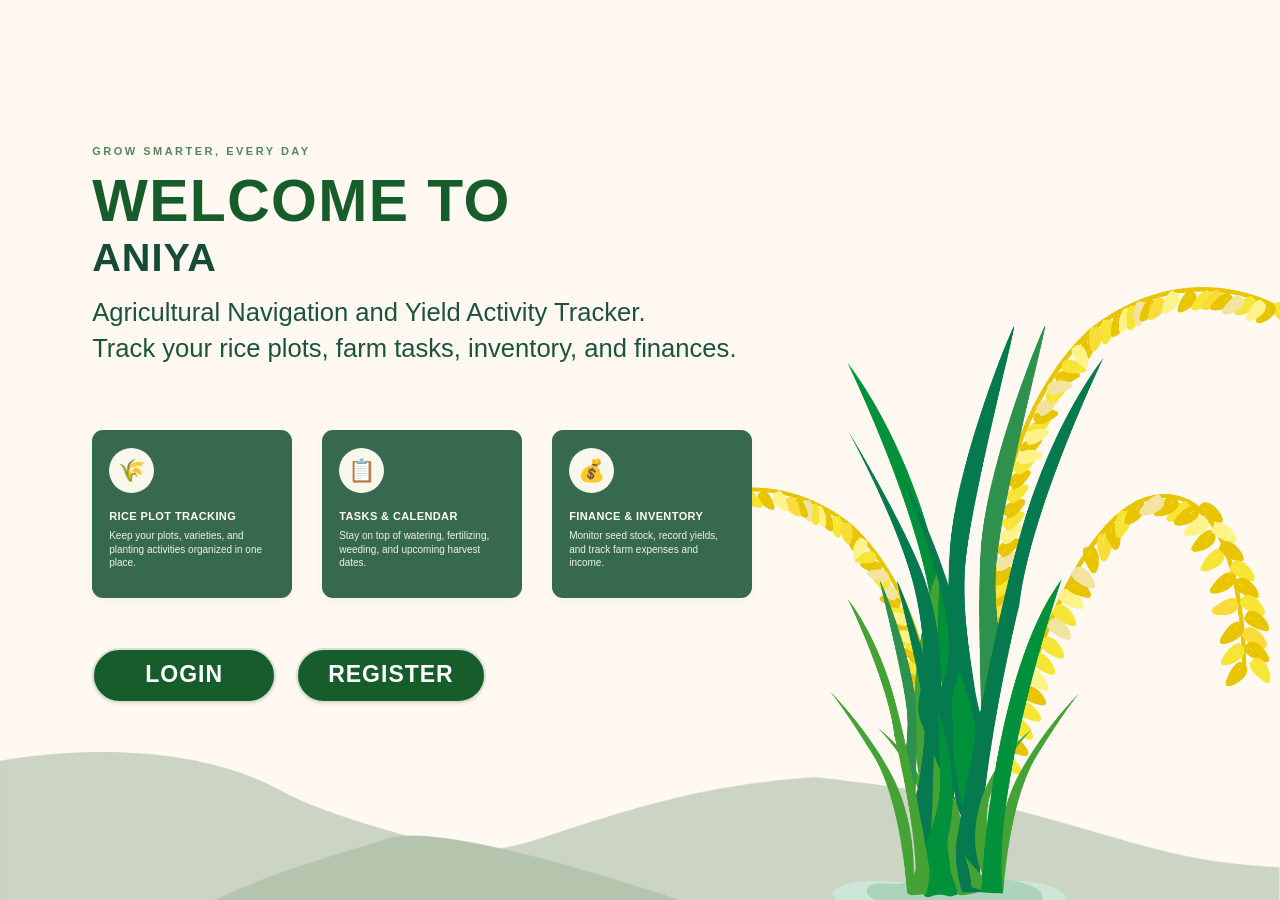
<file: Ani-chatbot3/index.html>
<!doctype html>
<html lang="en">
<head>
    <meta charset="utf-8">
    <meta name="viewport" content="width=device-width, initial-scale=1">
    <title>Aniya</title>
    <script>
        // Redirect to Dashboard if logged in, otherwise to the welcome landing page
        if (localStorage.getItem('aniya_user')) {
            window.location.replace('Dashboard/index.html');
        } else {
            window.location.replace('landing.html');
        }
    </script>
</head>
<body>
    <noscript>
        <p><a href="landing.html">Open Aniya</a></p>
    </noscript>
</body>
</html>
</file>
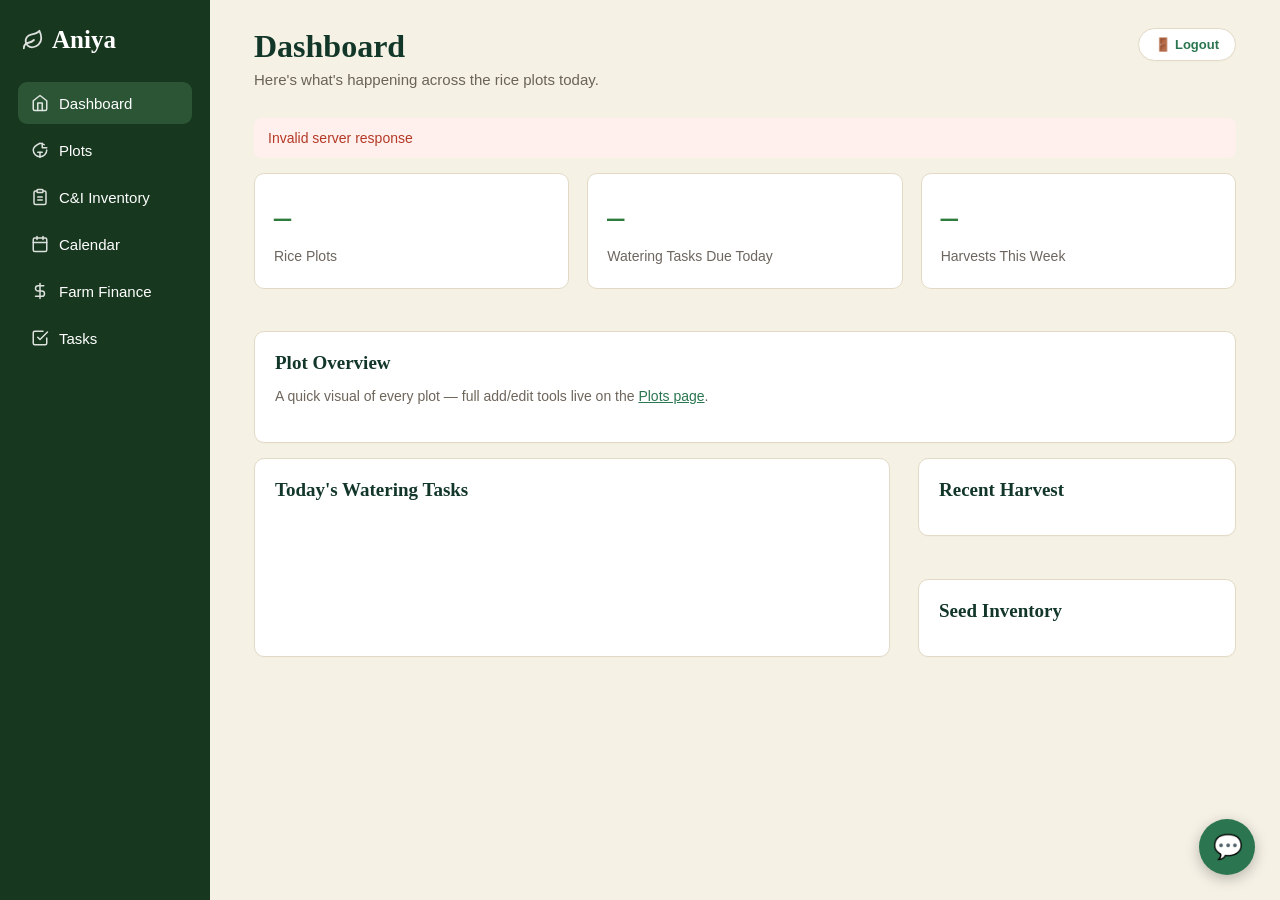
<file: Ani-chatbot3/Dashboard/index.html>
<!doctype html>
<html lang="en">

<head>
    <meta charset="utf-8">
    <meta name="viewport" content="width=device-width,initial-scale=1">
    <title>Aniya — Dashboard</title>
    <link rel="stylesheet" href="../assets/css/base.css">
    <link rel="stylesheet" href="../assets/css/layout.css">
    <link rel="stylesheet" href="../assets/css/components.css">
    <link rel="stylesheet" href="dashboard.css">
    <link rel="stylesheet" href="../Chat/chat.css">
</head>

<body data-page="dashboard">
    <div class="app">
        <aside class="sidebar" id="sidebar"></aside>

        <main class="main">
            <header class="page-header header-top-bar">
                <div>
                    <h1>Dashboard</h1>
                    <p>Here's what's happening across the rice plots today.</p>
                </div>

                <div class="side-note header-user-wrap">
                    <div id="sidebarUser" class="side-user" hidden></div>
                    <a href="#" id="logoutBtn" class="logout-link">🚪 Logout</a>
                </div>
            </header>

            <div id="dashError" class="error-box" hidden></div>

            <div class="stats">
                <div class="stat">
                    <b id="statRice">–</b>
                    <span>Rice Plots</span>
                </div>

                <div class="stat">
                    <b id="statTasks">–</b>
                    <span>Watering Tasks Due Today</span>
                </div>

                <div class="stat">
                    <b id="statHarvests">–</b>
                    <span>Harvests This Week</span>
                </div>
            </div>

            <section class="card">
                <h2>Plot Overview</h2>
                <p>
                    A quick visual of every plot — full add/edit tools live on the
                    <a href="../Plots/plots.html">Plots page</a>.
                </p>
                <div class="plot-grid" id="plotGrid"></div>
            </section>

            <div class="two-col">
                <section class="card">
                    <h2>Today's Watering Tasks</h2>
                    <div id="taskList"></div>
                </section>

                <div class="stack">
                    <section class="card">
                        <h2>Recent Harvest</h2>
                        <div id="harvestList"></div>
                    </section>

                    <section class="card">
                        <h2>Seed Inventory</h2>
                        <div id="seedList"></div>
                    </section>
                </div>
            </div>
        </main>
    </div>

    <div id="toast" class="toast"></div>

    <template id="tpl-plot-card">
        <div class="plot-card">
            <strong data-field="name"></strong>
            <small data-field="crop"></small>
            <div>
                <span class="badge" data-badge="crop"></span>
                <span class="badge" data-badge="status"></span>
            </div>
        </div>
    </template>

    <template id="tpl-task-item">
        <div class="list-row">
            <span data-field="label"></span>
            <span class="badge" data-badge="state"></span>
        </div>
    </template>

    <template id="tpl-harvest-item">
        <div class="list-row">
            <span data-field="label"></span>
            <strong data-field="quantity"></strong>
        </div>
    </template>

    <template id="tpl-seed-item">
        <div class="list-row">
            <span data-field="name"></span>
            <strong>
                <span data-field="quantity"></span>
                <span class="badge low" data-role="low" hidden>Low</span>
            </strong>
        </div>
    </template>

    <template id="tpl-empty">
        <div class="empty" data-field="text"></div>
    </template>

    <script src="../assets/js/core.js"></script>
    <script src="../assets/js/layout.js"></script>
    <script src="dashboard.js"></script>
    <script src="../Chat/chat.js"></script>
</body>

</html>
</file>
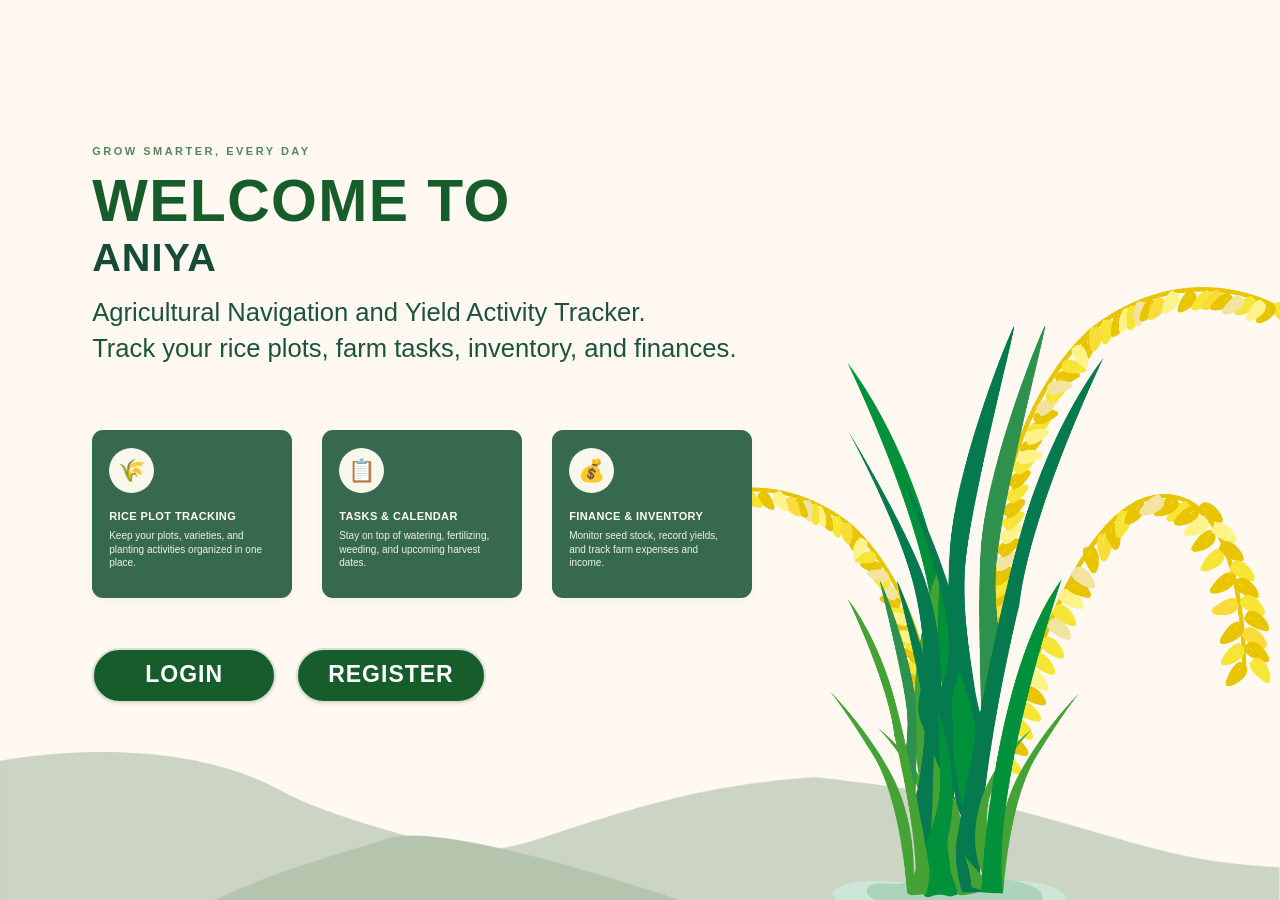
<file: Ani-chatbot3/landing.html>
<!doctype html>
<html lang="en">
<head>
    <meta charset="utf-8">
    <meta name="viewport" content="width=device-width, initial-scale=1">
    <meta name="theme-color" content="#fff9f2">
    <meta name="description" content="Aniya — Agricultural Navigation and Yield Activity Tracker. Monitor rice plots, farm tasks, inventory, and finances.">
    <title>Aniya — Welcome</title>
    <link rel="stylesheet" href="assets/css/base.css">
    <link rel="stylesheet" href="landing.css">
</head>
<body class="landing-page">
    <main class="landing">
        <div class="landscape" aria-hidden="true">
            <img class="hills" src="assets/images/ground.png" alt="">
            <img class="rice-plant" src="assets/images/Palay.png" alt="">
        </div>

        <section class="landing-content" aria-labelledby="welcome-title">
            <p class="eyebrow">GROW SMARTER, EVERY DAY</p>
            <h1 id="welcome-title">WELCOME TO</h1>
            <h2>ANIYA</h2>
            <p class="intro">Agricultural Navigation and Yield Activity Tracker.<br class="desktop-break"> Track your rice plots, farm tasks, inventory, and finances.</p>

            <div class="feature-grid">
                <article class="feature-card">
                    <span class="feature-icon" aria-hidden="true">🌾</span>
                    <h3>RICE PLOT TRACKING</h3>
                    <p>Keep your plots, varieties, and planting activities organized in one place.</p>
                </article>
                <article class="feature-card">
                    <span class="feature-icon" aria-hidden="true">📋</span>
                    <h3>TASKS & CALENDAR</h3>
                    <p>Stay on top of watering, fertilizing, weeding, and upcoming harvest dates.</p>
                </article>
                <article class="feature-card">
                    <span class="feature-icon" aria-hidden="true">💰</span>
                    <h3>FINANCE & INVENTORY</h3>
                    <p>Monitor seed stock, record yields, and track farm expenses and income.</p>
                </article>
            </div>

            <div class="landing-actions">
                <a class="landing-button" href="Auth/login.html">LOGIN</a>
                <a class="landing-button" href="Auth/register.html">REGISTER</a>
            </div>
        </section>
    </main>
</body>
</html>
</file>
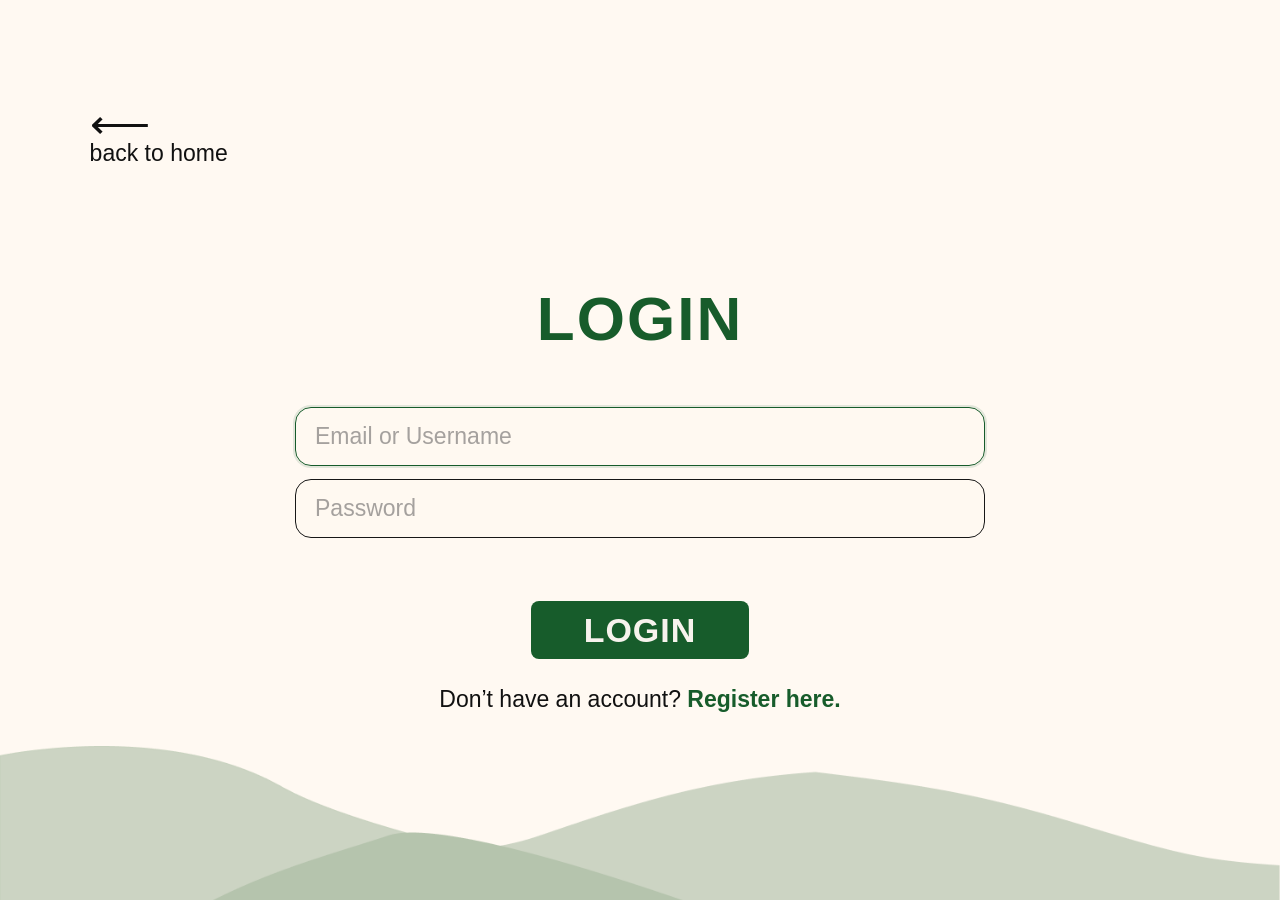
<file: Ani-chatbot3/Auth/login.html>
<!doctype html>
<html lang="en">
<head>
    <meta charset="utf-8">
    <meta name="viewport" content="width=device-width,initial-scale=1">
    <title>Aniya — Login</title>
    <link rel="stylesheet" href="../assets/css/base.css">
    <link rel="stylesheet" href="../assets/css/components.css">
    <link rel="stylesheet" href="auth.css">
</head>
<body class="auth-page login-page" data-page="auth">
    <main class="auth-scene login-scene">
        <a class="back-home" href="../landing.html"><span aria-hidden="true">⟵</span><span>back to home</span></a>
        <section class="auth-panel login-panel" aria-labelledby="login-title">
            <h1 id="login-title">LOGIN</h1>
            <form id="loginForm">
                <label class="visually-hidden" for="username">Username</label>
                <input type="text" id="username" placeholder="Email or Username" autocomplete="username" required autofocus>
                <label class="visually-hidden" for="password">Password</label>
                <input type="password" id="password" placeholder="Password" autocomplete="current-password" required>
                <button type="submit">LOGIN</button>
            </form>
            <p class="auth-switch">Don’t have an account? <a href="register.html">Register here.</a></p>
        </section>
    </main>
    <div id="toast" class="toast"></div>
    <script src="../assets/js/core.js"></script>
    <script src="auth.js"></script>
</body>
</html>
</file>
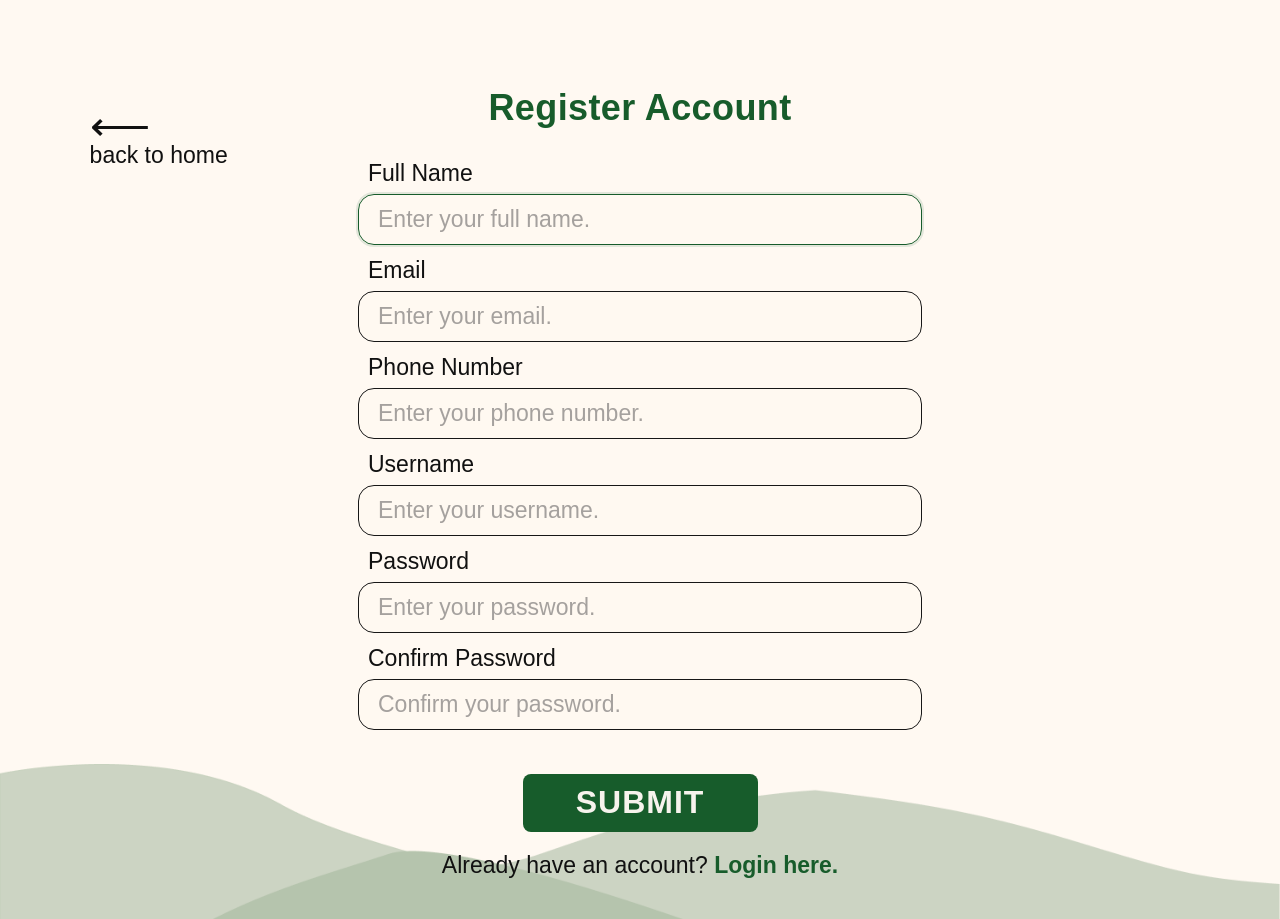
<file: Ani-chatbot3/Auth/register.html>
<!doctype html>
<html lang="en">
<head>
    <meta charset="utf-8">
    <meta name="viewport" content="width=device-width,initial-scale=1">
    <title>Aniya — Register</title>
    <link rel="stylesheet" href="../assets/css/base.css">
    <link rel="stylesheet" href="../assets/css/components.css">
    <link rel="stylesheet" href="auth.css">
</head>
<body class="auth-page register-page" data-page="auth">
    <main class="auth-scene register-scene">
        <a class="back-home" href="../landing.html"><span aria-hidden="true">⟵</span><span>back to home</span></a>
        <section class="auth-panel register-panel" aria-labelledby="register-title">
            <h1 id="register-title">Register Account</h1>
            <form id="registerForm">
                <label for="full_name">Full Name</label>
                <input type="text" id="full_name" placeholder="Enter your full name." autocomplete="name" required autofocus>
                <label for="email">Email</label>
                <input type="email" id="email" placeholder="Enter your email." autocomplete="email" required>
                <label for="phone">Phone Number</label>
                <input type="tel" id="phone" placeholder="Enter your phone number." autocomplete="tel" required>
                <label for="username">Username</label>
                <input type="text" id="username" placeholder="Enter your username." autocomplete="username" required>
                <label for="password">Password</label>
                <input type="password" id="password" placeholder="Enter your password." autocomplete="new-password" required>
                <label for="confirm_password">Confirm Password</label>
                <input type="password" id="confirm_password" placeholder="Confirm your password." autocomplete="new-password" required>
                <button type="submit">SUBMIT</button>
            </form>
            <p class="auth-switch">Already have an account? <a href="login.html">Login here.</a></p>
        </section>
    </main>
    <div id="toast" class="toast"></div>
    <script src="../assets/js/core.js"></script>
    <script src="auth.js"></script>
</body>
</html>
</file>
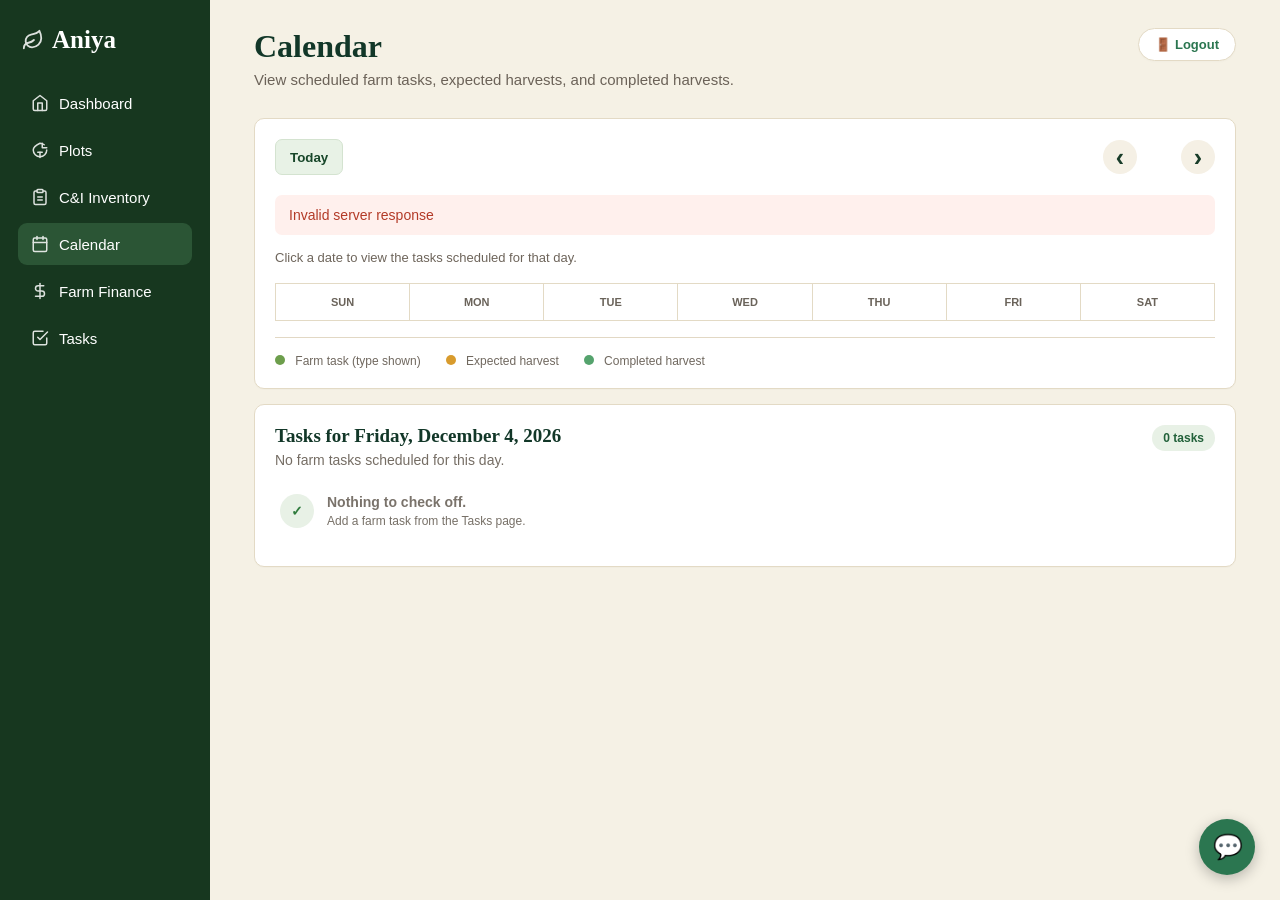
<file: Ani-chatbot3/Calendar/calendar.html>
<!doctype html>
<html lang="en">
<head>
    <meta charset="utf-8">
    <meta name="viewport" content="width=device-width,initial-scale=1">
    <title>Aniya — Calendar</title>
    <link rel="stylesheet" href="../assets/css/base.css">
    <link rel="stylesheet" href="../assets/css/layout.css">
    <link rel="stylesheet" href="../assets/css/components.css">
    <link rel="stylesheet" href="calendar.css">
    <link rel="stylesheet" href="../Chat/chat.css">
</head>
<body data-page="calendar">
    <div class="app">
        <aside class="sidebar" id="sidebar"></aside>

        <main class="main">
            <header class="page-header header-top-bar">
                <div>
                    <h1>Calendar</h1>
                    <p>View scheduled farm tasks, expected harvests, and completed harvests.</p>
                </div>

                <div class="side-note header-user-wrap">
                    <div id="sidebarUser" class="side-user" hidden></div>
                    <a href="#" id="logoutBtn" class="logout-link">🚪 Logout</a>
                </div>
            </header>

            <section class="card calendar-card">
                <div class="calendar-toolbar">
                    <button type="button" class="today-btn" id="todayBtn">Today</button>

                    <div class="month-nav">
                        <button type="button" id="prevMonth" aria-label="Previous month">‹</button>
                        <h2 id="monthTitle"></h2>
                        <button type="button" id="nextMonth" aria-label="Next month">›</button>
                    </div>
                </div>

                <div id="calNotice" class="error-box" hidden></div>

                <p class="calendar-help">Click a date to view the tasks scheduled for that day.</p>

                <div class="calendar-grid" id="calendar">
                    <div class="weekday">SUN</div>
                    <div class="weekday">MON</div>
                    <div class="weekday">TUE</div>
                    <div class="weekday">WED</div>
                    <div class="weekday">THU</div>
                    <div class="weekday">FRI</div>
                    <div class="weekday">SAT</div>
                </div>

                <div class="legend">
                    <span><i class="dot watering-dot"></i> Farm task (type shown)</span>
                    <span><i class="dot expected-dot"></i> Expected harvest</span>
                    <span><i class="dot harvest-dot"></i> Completed harvest</span>
                </div>
            </section>

            <section class="card day-tasks-card" id="dayTasksCard">
                <div class="day-tasks-header">
                    <div>
                        <h2 id="selectedDateTitle">Tasks for today</h2>
                        <p id="selectedDateSubtitle">Select a date on the calendar to view its checklist.</p>
                    </div>

                    <span class="task-count" id="taskCount">0 tasks</span>
                </div>

                <div class="checklist" id="checklist" hidden></div>

                <div class="empty checklist-empty" id="checklistEmpty" hidden>
                    <span class="empty-icon">✓</span>
                    <div>
                        <strong>Nothing to check off.</strong>
                        <span>Add a farm task from the Tasks page.</span>
                    </div>
                </div>

                <div class="day-events-summary" id="otherEvents" hidden>
                    <h3>Other scheduled events</h3>
                    <div id="otherEventsList"></div>
                </div>
            </section>
        </main>
    </div>

    <div id="toast" class="toast"></div>

    <template id="tpl-day">
        <button type="button" class="day">
            <span class="day-number"><b data-field="today-number"></b></span>
            <span class="day-events"></span>
        </button>
    </template>

    <template id="tpl-day-event">
        <span class="event" data-field="title"></span>
    </template>

    <template id="tpl-checklist-item">
        <label class="checklist-item">
            <input type="checkbox" data-action="toggle">
            <span class="checkmark"></span>
            <span class="checklist-main">
                <strong data-field="title"></strong>
                <small data-field="crop"></small>
            </span>
            <span class="checklist-status" data-field="status"></span>
        </label>
    </template>

    <template id="tpl-scheduled-event">
        <div class="scheduled-event">
            <span data-field="title"></span>
            <small data-field="kind"></small>
        </div>
    </template>

    <script src="../assets/js/core.js"></script>
    <script src="../assets/js/layout.js"></script>
    <script src="calendar.js"></script>
    <script src="../Chat/chat.js"></script>
</body>
</html>
</file>
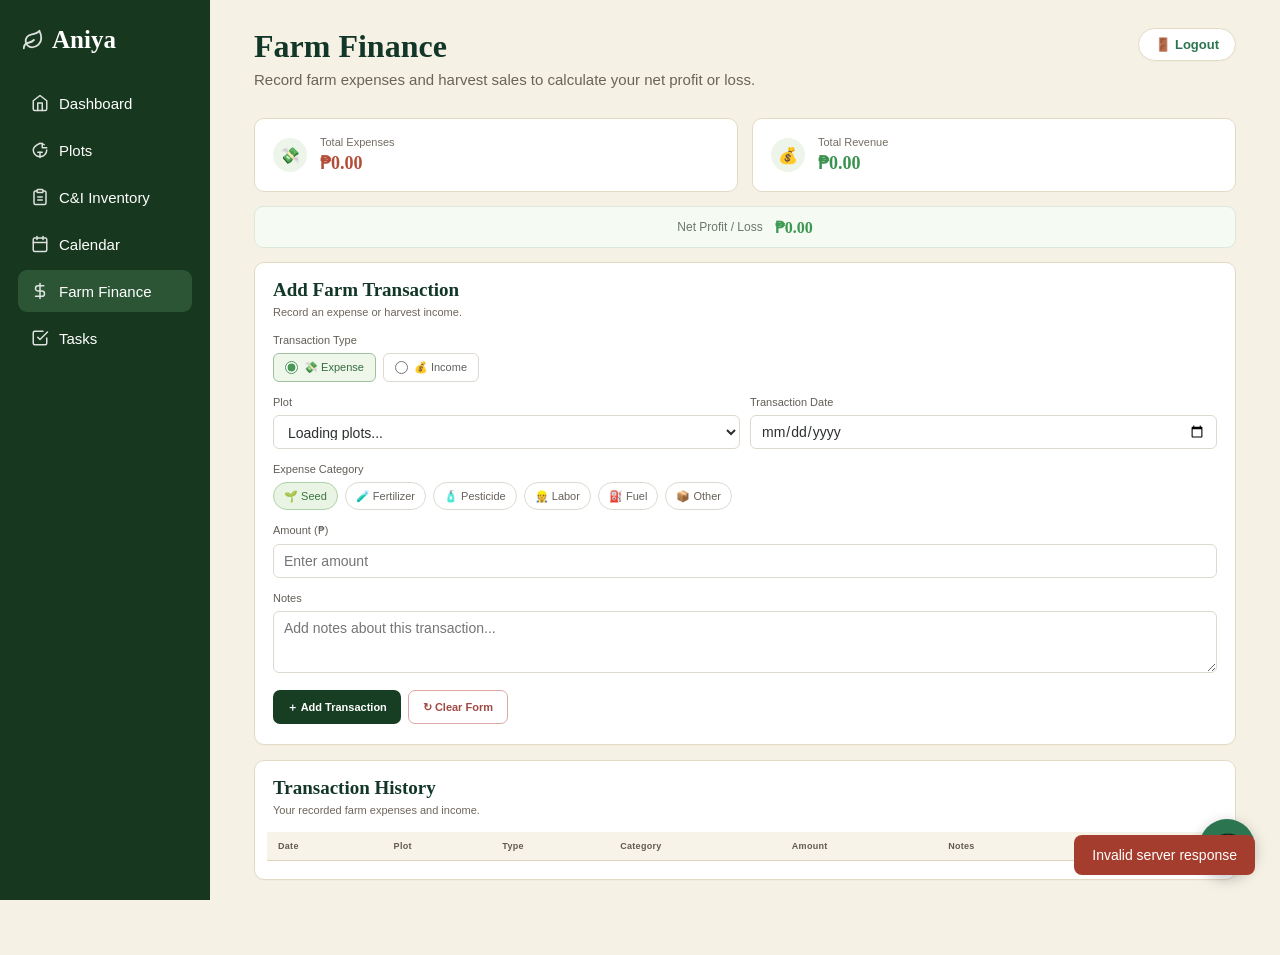
<file: Ani-chatbot3/Finance/finance.html>
<!doctype html>
<html lang="en">
<head>
    <meta charset="utf-8">
    <meta name="viewport" content="width=device-width,initial-scale=1">
    <title>Aniya — Farm Finance</title>
    <link rel="stylesheet" href="../assets/css/base.css">
    <link rel="stylesheet" href="../assets/css/layout.css">
    <link rel="stylesheet" href="../assets/css/components.css">
    <link rel="stylesheet" href="finance.css">
    <link rel="stylesheet" href="../Chat/chat.css">
</head>
<body data-page="finance">
    <div class="app">
        <aside class="sidebar" id="sidebar"></aside>

        <main class="main">
                        <header class="page-header header-top-bar">
                <div>
                    <h1>Farm Finance</h1>
                <p>Record farm expenses and harvest sales to calculate your net profit or loss.</p>
                </div>

                <div class="side-note header-user-wrap">
                    <div id="sidebarUser" class="side-user" hidden></div>
                    <a href="#" id="logoutBtn" class="logout-link">🚪 Logout</a>
                </div>
            </header>

            <section class="finance-summary">
                <div class="finance-stat expense-stat">
                    <div class="finance-stat-icon">💸</div>
                    <div>
                        <small>Total Expenses</small>
                        <strong id="totalExpenses">₱0.00</strong>
                    </div>
                </div>

                <div class="finance-stat income-stat">
                    <div class="finance-stat-icon">💰</div>
                    <div>
                        <small>Total Revenue</small>
                        <strong id="totalRevenue">₱0.00</strong>
                    </div>
                </div>
            </section>

            <section class="finance-net-card">
                <span>Net Profit / Loss</span>
                <strong id="netProfit">₱0.00</strong>
            </section>

            <section class="card finance-form-card">
                <h2>Add Farm Transaction</h2>
                <p>Record an expense or harvest income.</p>

                <form id="financeForm" class="finance-form">
                    <div class="finance-field full">
                        <label>Transaction Type</label>
                        <div class="finance-type-toggle">
                            <label class="finance-radio expense-choice active">
                                <input type="radio" name="transaction_type" value="Expense" checked>
                                <span>💸 Expense</span>
                            </label>

                            <label class="finance-radio income-choice">
                                <input type="radio" name="transaction_type" value="Income">
                                <span>💰 Income</span>
                            </label>
                        </div>
                    </div>

                    <div class="finance-field">
                        <label for="financePlot">Plot</label>
                        <select name="plot_id" id="financePlot" required>
                            <option value="">Loading plots...</option>
                        </select>
                    </div>

                    <div class="finance-field">
                        <label for="financeDate">Transaction Date</label>
                        <input type="date" name="transaction_date" id="financeDate" required>
                    </div>

                    <div class="finance-field full">
                        <label id="financeCategoryLabel">Expense Category</label>
                        <div id="financeCategories" class="finance-category-list"></div>
                        <input type="hidden" name="category" id="financeCategory" value="Seed">
                    </div>

                    <div class="finance-field full">
                        <label for="financeAmount">Amount (₱)</label>
                        <input
                            type="number"
                            name="amount"
                            id="financeAmount"
                            min="0.01"
                            step="0.01"
                            placeholder="Enter amount"
                            required
                        >
                    </div>

                    <div class="finance-field full">
                        <label for="financeNotes">Notes</label>
                        <textarea
                            name="notes"
                            id="financeNotes"
                            placeholder="Add notes about this transaction..."
                        ></textarea>
                    </div>

                    <div class="finance-actions full">
                        <button type="submit">＋ Add Transaction</button>
                        <button type="button" class="finance-reset" id="resetFinance">↻ Clear Form</button>
                    </div>
                </form>
            </section>

            <section class="card finance-history-card">
                <h2>Transaction History</h2>
                <p>Your recorded farm expenses and income.</p>

                <div class="table-wrap">
                    <table class="finance-table">
                        <thead>
                            <tr>
                                <th>Date</th>
                                <th>Plot</th>
                                <th>Type</th>
                                <th>Category</th>
                                <th>Amount</th>
                                <th>Notes</th>
                                <th>Actions</th>
                            </tr>
                        </thead>
                        <tbody id="financeBody"></tbody>
                    </table>
                </div>
            </section>
        </main>
    </div>

    <div id="toast" class="toast"></div>

    <template id="tpl-category-chip">
        <button type="button" class="finance-category">
            <span data-field="icon"></span>
            <span data-field="name"></span>
        </button>
    </template>

    <template id="tpl-finance-row">
        <tr>
            <td data-field="date"></td>
            <td data-field="plot"></td>
            <td><span class="finance-type" data-field="type"></span></td>
            <td data-field="category"></td>
            <td class="finance-amount" data-field="amount"></td>
            <td data-field="notes"></td>
            <td>
                <button type="button" class="small danger" data-action="delete">Delete</button>
            </td>
        </tr>
    </template>

    <template id="tpl-finance-empty">
        <tr>
            <td colspan="7" class="finance-empty">No transactions recorded yet.</td>
        </tr>
    </template>

    <script src="../assets/js/core.js"></script>
    <script src="../assets/js/layout.js"></script>
    <script src="finance.js"></script>
    <script src="../Chat/chat.js"></script>
</body>
</html>
</file>
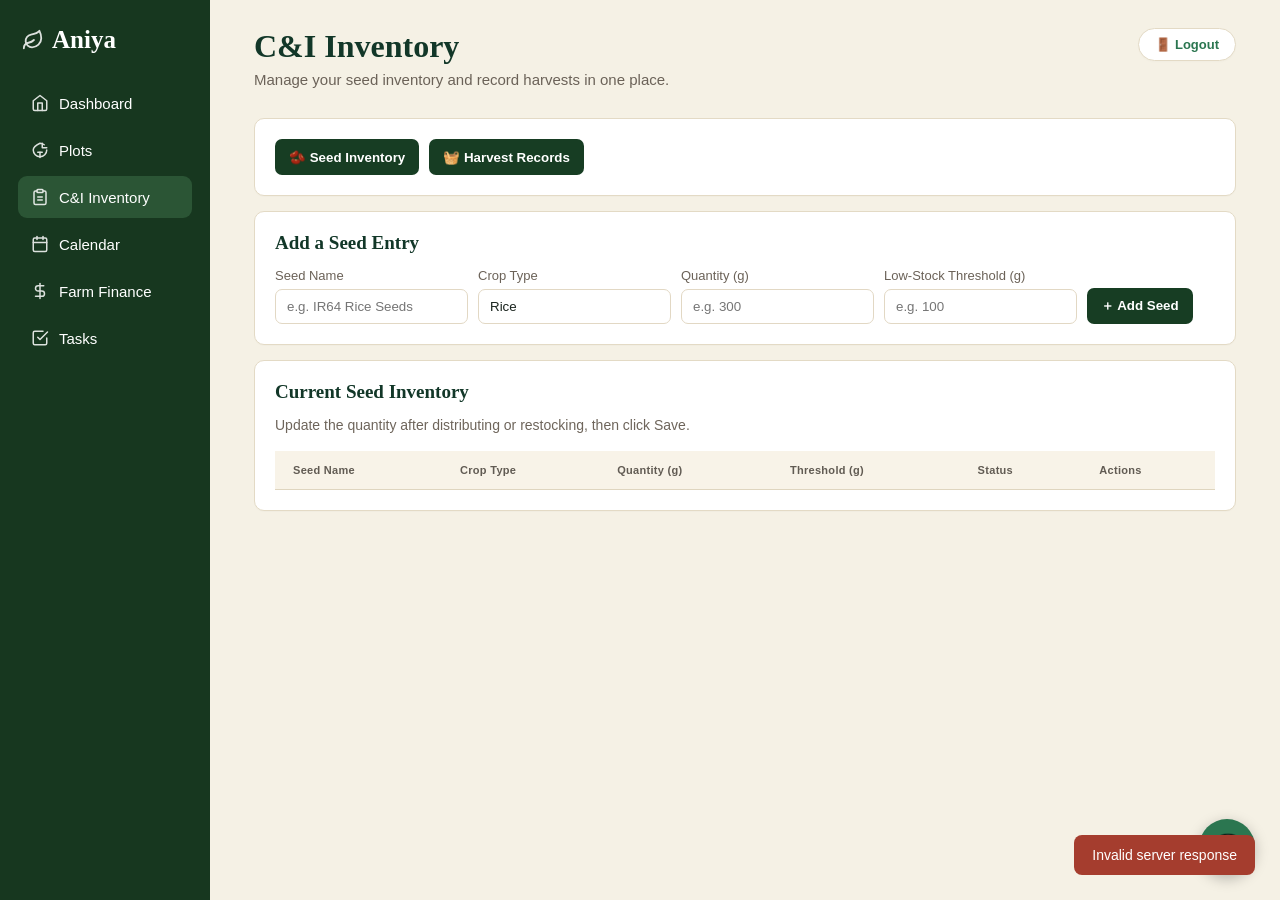
<file: Ani-chatbot3/Inventory/inventory.html>
<!doctype html>
<html lang="en">
<head>
    <meta charset="utf-8">
    <meta name="viewport" content="width=device-width,initial-scale=1">
    <title>Aniya — C&amp;I Inventory</title>
    <link rel="stylesheet" href="../assets/css/base.css">
    <link rel="stylesheet" href="../assets/css/layout.css">
    <link rel="stylesheet" href="../assets/css/components.css">
    <link rel="stylesheet" href="inventory.css">
    <link rel="stylesheet" href="../Chat/chat.css">
</head>
<body data-page="inventory">
    <div class="app">
        <aside class="sidebar" id="sidebar"></aside>

        <main class="main">
            <header class="page-header header-top-bar">
                <div>
                    <h1>C&amp;I Inventory</h1>
                <p>Manage your seed inventory and record harvests in one place.</p>
                </div>

                <div class="side-note header-user-wrap">
                    <div id="sidebarUser" class="side-user" hidden></div>
                    <a href="#" id="logoutBtn" class="logout-link">🚪 Logout</a>
                </div>
            </header>

            <div class="card inventory-tabs">
                <button type="button" class="tab-btn active" data-tab="seeds">🫘 Seed Inventory</button>
                <button type="button" class="tab-btn" data-tab="harvest">🧺 Harvest Records</button>
            </div>

            <!-- Seeds tab -->
            <div id="seedTab" class="inventory-tab">
                <section class="card">
                    <h2>Add a Seed Entry</h2>

                    <form id="seedForm" class="form-row">
                        <label>
                            Seed Name
                            <input name="seed_name" placeholder="e.g. IR64 Rice Seeds" required>
                        </label>

                        <label>
                            Crop Type
                            <input type="hidden" name="crop_type" value="Rice">
                            <input value="Rice" readonly>
                        </label>

                        <label>
                            Quantity (g)
                            <input type="number" min="0" step="0.01" name="quantity_g" placeholder="e.g. 300" required>
                        </label>

                        <label>
                            Low-Stock Threshold (g)
                            <input type="number" min="0" step="0.01" name="threshold_g" placeholder="e.g. 100" required>
                        </label>

                        <button>＋ Add Seed</button>
                    </form>
                </section>

                <section class="card">
                    <h2>Current Seed Inventory</h2>
                    <p>Update the quantity after distributing or restocking, then click Save.</p>

                    <div class="table-wrap">
                        <table>
                            <thead>
                                <tr>
                                    <th>Seed Name</th>
                                    <th>Crop Type</th>
                                    <th>Quantity (g)</th>
                                    <th>Threshold (g)</th>
                                    <th>Status</th>
                                    <th>Actions</th>
                                </tr>
                            </thead>
                            <tbody id="seedBody"></tbody>
                        </table>
                    </div>
                </section>
            </div>

            <!-- Harvest tab -->
            <div id="harvestTab" class="inventory-tab" hidden>
                <section class="card">
                    <h2>Log a Harvest</h2>

                    <form id="harvestForm" class="form-row">
                        <label>
                            Plot
                            <select name="plot_id" id="harvestPlot" required></select>
                        </label>

                        <label>
                            Date
                            <input type="date" name="harvest_date" required>
                        </label>

                        <label>
                            Quantity (kg)
                            <input type="number" name="quantity" min="0.01" step="0.01" placeholder="e.g. 12.5" required>
                        </label>

                        <label>
                            Notes (optional)
                            <input name="notes" placeholder="e.g. Good grain quality">
                        </label>

                        <button>＋ Log Harvest</button>
                    </form>
                </section>

                <section class="card">
                    <h2>Harvest History</h2>

                    <div class="table-wrap">
                        <table>
                            <thead>
                                <tr>
                                    <th>Date</th>
                                    <th>Plot</th>
                                    <th>Crop</th>
                                    <th>Quantity</th>
                                    <th>Notes</th>
                                    <th>Actions</th>
                                </tr>
                            </thead>
                            <tbody id="harvestBody"></tbody>
                        </table>
                    </div>
                </section>
            </div>
        </main>
    </div>

    <div id="toast" class="toast"></div>

    <template id="tpl-seed-row">
        <tr>
            <td data-field="name"></td>
            <td><span class="badge" data-badge="crop"></span></td>
            <td><input class="cell-input qty"></td>
            <td data-field="threshold"></td>
            <td><span class="badge" data-badge="stock"></span></td>
            <td>
                <button type="button" class="small" data-action="save">💾 Save</button>
                <button type="button" class="small danger" data-action="delete">Delete</button>
            </td>
        </tr>
    </template>

    <template id="tpl-harvest-row">
        <tr>
            <td data-field="date"></td>
            <td data-field="plot"></td>
            <td><span class="badge" data-badge="crop"></span></td>
            <td data-field="quantity"></td>
            <td data-field="notes"></td>
            <td>
                <button type="button" class="small danger" data-action="delete">Delete</button>
            </td>
        </tr>
    </template>

    <script src="../assets/js/core.js"></script>
    <script src="../assets/js/layout.js"></script>
    <script src="seeds.js"></script>
    <script src="harvest.js"></script>
    <script src="inventory.js"></script>
    <script src="../Chat/chat.js"></script>
</body>
</html>
</file>
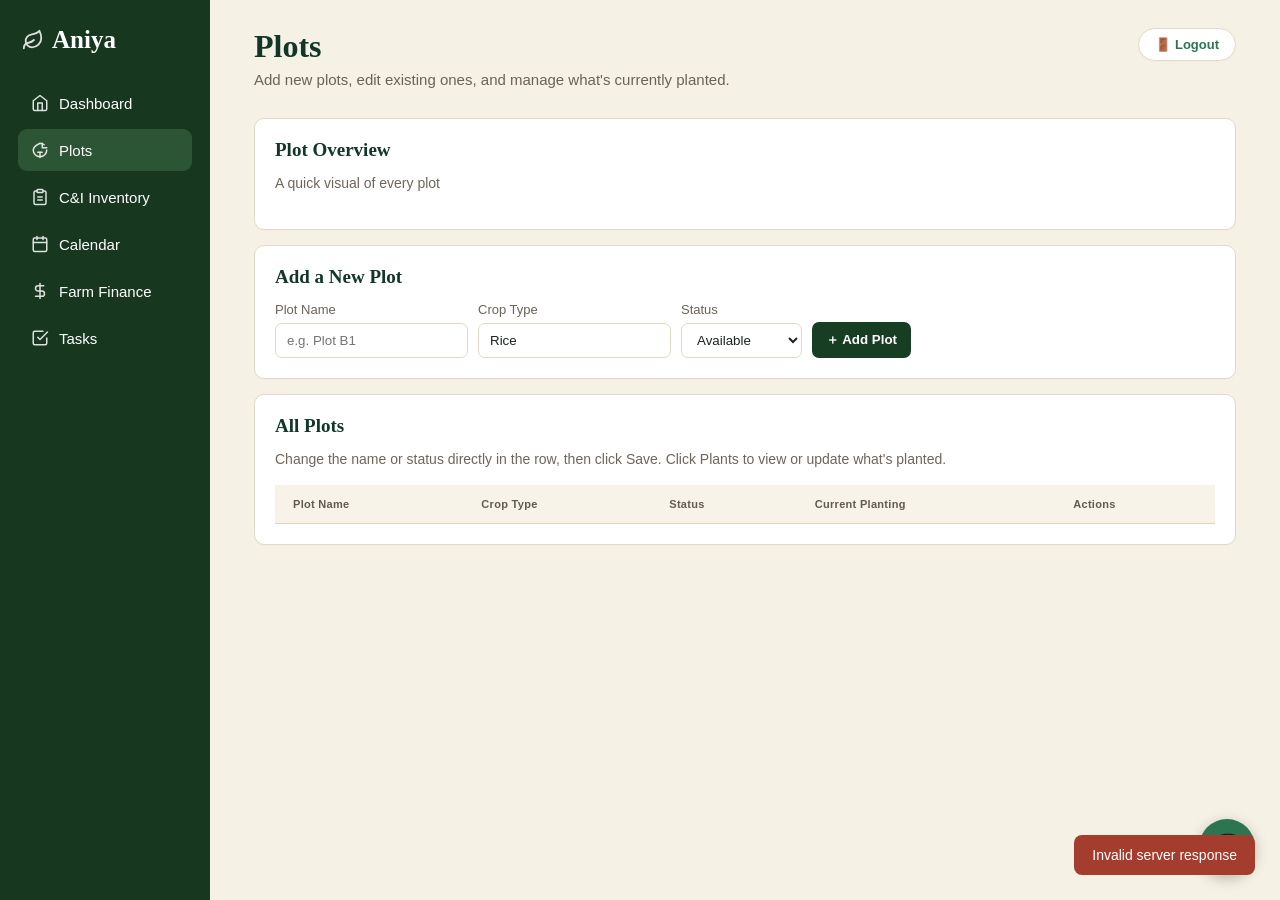
<file: Ani-chatbot3/Plots/plots.html>
<!doctype html>
<html lang="en">
<head>
    <meta charset="utf-8">
    <meta name="viewport" content="width=device-width,initial-scale=1">
    <title>Aniya — Plots</title>
    <link rel="stylesheet" href="../assets/css/base.css">
    <link rel="stylesheet" href="../assets/css/layout.css">
    <link rel="stylesheet" href="../assets/css/components.css">
    <link rel="stylesheet" href="plots.css">
    <link rel="stylesheet" href="../Chat/chat.css">
</head>
<body data-page="plots">
    <div class="app">
        <aside class="sidebar" id="sidebar"></aside>

        <main class="main">
            <header class="page-header header-top-bar">
                <div>
                 <h1>Plots</h1>
                    <p>Add new plots, edit existing ones, and manage what's currently planted.</p>
                </div>

                <div class="side-note header-user-wrap">
                    <div id="sidebarUser" class="side-user" hidden></div>
                    <a href="#" id="logoutBtn" class="logout-link">🚪 Logout</a>
                </div>
            </header>

            <section class="card">
                <h2>Plot Overview</h2>
                <p>A quick visual of every plot</p>
                <div id="plotOverview" class="plot-grid"></div>
            </section>

            <section class="card">
                <h2>Add a New Plot</h2>

                <form id="plotForm" class="form-row">
                    <label>
                        Plot Name
                        <input name="name" required placeholder="e.g. Plot B1">
                    </label>

                    <label>
                        Crop Type
                        <input type="hidden" name="crop_type" value="Rice">
                        <input value="Rice" readonly>
                    </label>

                    <label>
                        Status
                        <select name="status">
                            <option>Available</option>
                            <option>Occupied</option>
                            <option>Maintenance</option>
                        </select>
                    </label>

                    <button>＋ Add Plot</button>
                </form>
            </section>

            <section class="card">
                <h2>All Plots</h2>
                <p>
                    Change the name or status directly in the row, then click Save.
                    Click Plants to view or update what's planted.
                </p>

                <div class="table-wrap">
                    <table>
                        <thead>
                            <tr>
                                <th>Plot Name</th>
                                <th>Crop Type</th>
                                <th>Status</th>
                                <th>Current Planting</th>
                                <th>Actions</th>
                            </tr>
                        </thead>
                        <tbody id="plotsBody"></tbody>
                    </table>
                </div>
            </section>

            <!-- Planting modal -->
            <div id="plantModal" class="modal" hidden>
                <div class="modal-box">
                    <button type="button" class="close" id="plantClose" aria-label="Close">×</button>

                    <h2>Planting — <span id="plantTitle"></span></h2>

                    <form id="plantForm">
                        <input type="hidden" name="plot_id">
                        <input type="hidden" name="planting_id">

                        <label>
                            Crop / Plant Name
                            <input type="hidden" name="crop_name" value="Rice">
                            <input value="Rice" readonly>
                        </label>

                        <label>
                            Variety
                            <input name="variety" placeholder="e.g. IR64">
                        </label>

                        <div class="form-row">
                            <label>
                                Planted Date
                                <input type="date" name="planted_date" required>
                            </label>

                            <label>
                                Expected Harvest
                                <input type="date" name="expected_harvest_date">
                            </label>
                        </div>

                        <label>
                            Notes
                            <textarea name="notes" placeholder="Optional notes"></textarea>
                        </label>

                        <button>＋ Save Planting</button>
                    </form>
                </div>
            </div>
        </main>
    </div>

    <div id="toast" class="toast"></div>

    <template id="tpl-plot-card">
        <div class="plot-card">
            <strong data-field="name"></strong>
            <small data-field="crop"></small>
            <div>
                <span class="badge" data-badge="crop"></span>
                <span class="badge" data-badge="status"></span>
            </div>
        </div>
    </template>

    <template id="tpl-plot-row">
        <tr>
            <td><input class="cell-input" data-role="name"></td>
            <td><input class="cell-input" value="Rice" readonly></td>
            <td>
                <select data-role="status">
                    <option>Available</option>
                    <option>Occupied</option>
                    <option>Maintenance</option>
                </select>
            </td>
            <td data-field="planting"></td>
            <td class="actions">
                <button type="button" class="small" data-action="save">💾 Save</button>
                <button type="button" class="small" data-action="plant">🌱 Plants</button>
                <button type="button" class="small danger" data-action="delete">Delete</button>
            </td>
        </tr>
    </template>

    <script src="../assets/js/core.js"></script>
    <script src="../assets/js/layout.js"></script>
    <script src="plots.js"></script>
    <script src="../Chat/chat.js"></script>
</body>
</html>
</file>
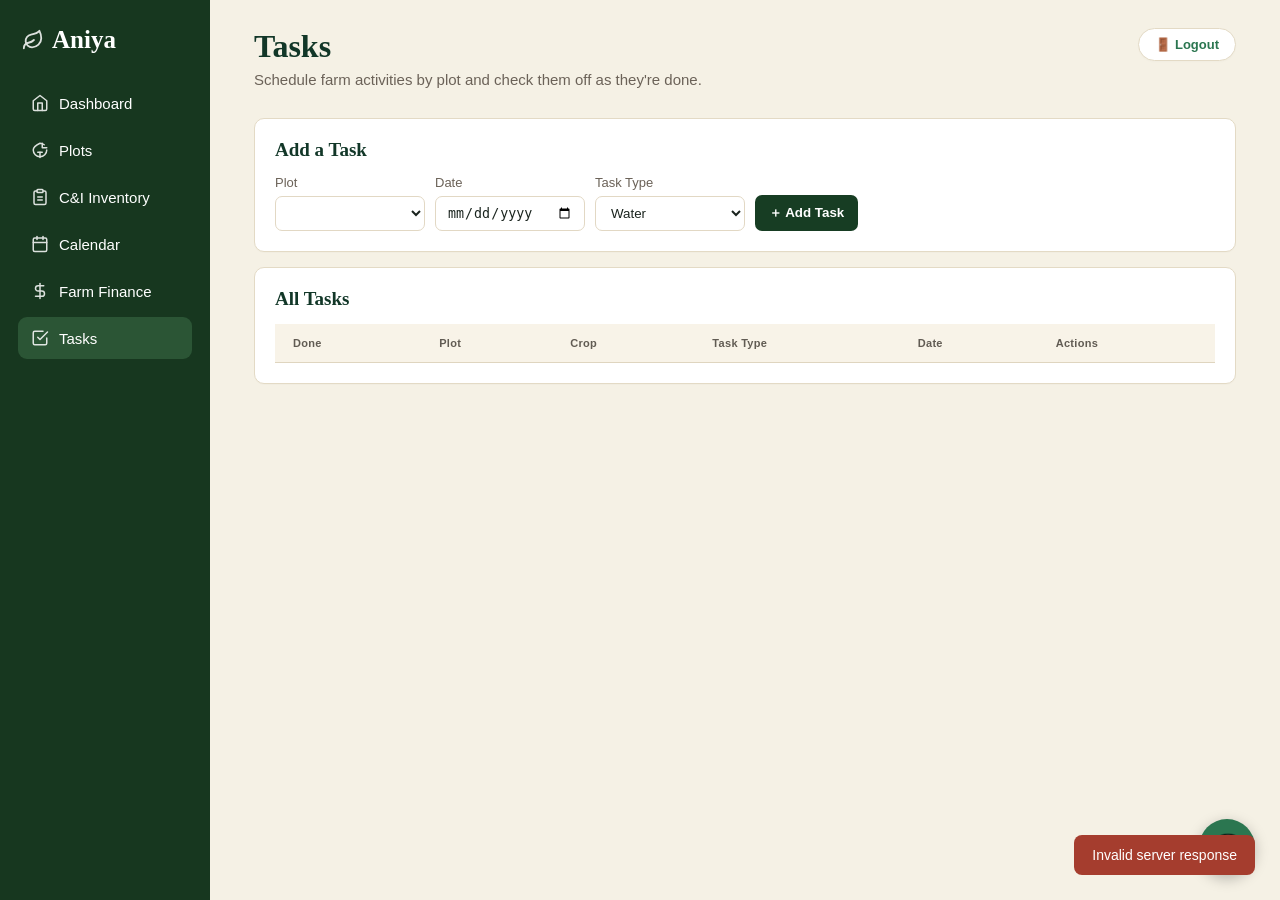
<file: Ani-chatbot3/Tasks/watering.html>
<!doctype html>
<html lang="en">
<head>
    <meta charset="utf-8">
    <meta name="viewport" content="width=device-width,initial-scale=1">
    <title>Aniya — Watering Tasks</title>
    <link rel="stylesheet" href="../assets/css/base.css">
    <link rel="stylesheet" href="../assets/css/layout.css">
    <link rel="stylesheet" href="../assets/css/components.css">
    <link rel="stylesheet" href="watering.css">
    <link rel="stylesheet" href="../Chat/chat.css">
</head>
<body data-page="watering">
    <div class="app">
        <aside class="sidebar" id="sidebar"></aside>

        <main class="main">
            <header class="page-header header-top-bar">
                <div>
                    <h1>Tasks</h1>
                <p>Schedule farm activities by plot and check them off as they're done.</p>
                </div>

                <div class="side-note header-user-wrap">
                    <div id="sidebarUser" class="side-user" hidden></div>
                    <a href="#" id="logoutBtn" class="logout-link">🚪 Logout</a>
                </div>
            </header>

            <section class="card">
                <h2>Add a Task</h2>

                <form id="taskForm" class="form-row">
                    <label>
                        Plot
                        <select name="plot_id" id="taskPlot" required></select>
                    </label>

                    <label>
                        Date
                        <input type="date" name="task_date" required>
                    </label>

                    <label>
                        Task Type
                        <select name="task_type" id="taskType" required>
                            <option value="Water">Water</option>
                            <option value="Fertilize">Fertilize</option>
                            <option value="Weed">Weed</option>
                            <option value="Pest Control">Pest Control</option>
                            <option value="Inspect">Inspect</option>
                            <option value="Other">Other</option>
                        </select>
                    </label>

                    <button type="submit">＋ Add Task</button>
                </form>
            </section>

            <section class="card">
                <h2>All Tasks</h2>

                <div class="table-wrap">
                    <table>
                        <thead>
                            <tr>
                                <th>Done</th>
                                <th>Plot</th>
                                <th>Crop</th>
                                <th>Task Type</th>
                                <th>Date</th>
                                <th>Actions</th>
                            </tr>
                        </thead>
                        <tbody id="taskBody"></tbody>
                    </table>
                </div>
            </section>
        </main>
    </div>

    <div id="toast" class="toast"></div>

    <template id="tpl-task-row">
        <tr>
            <td><input type="checkbox" data-action="toggle"></td>
            <td data-field="plot"></td>
            <td><span class="badge" data-badge="crop"></span></td>
            <td><span class="badge task-type-badge" data-field="task_type"></span></td>
            <td data-field="date"></td>
            <td>
                <button type="button" class="small danger" data-action="delete">Delete</button>
            </td>
        </tr>
    </template>

    <script src="../assets/js/core.js"></script>
    <script src="../assets/js/layout.js"></script>
    <script src="watering.js"></script>
    <script src="../Chat/chat.js"></script>
</body>
</html>
</file>
<file: Ani-chatbot3/assets/css/base.css>
/* ==========================================================================
   base.css
   Reset, page defaults and design tokens shared by every page.
   ========================================================================== */

:root {
    --color-bg: #f5f1e5;
    --color-text: #10251a;
    --color-heading: #123728;
    --color-muted: #6b6258;
    --color-border: #e3dac5;
    --color-primary: #173d23;
    --color-primary-hover: #245c35;
    --color-sidebar: #17371f;
    --color-link: #2b7650;
    --font-heading: Georgia, serif;
}

* {
    box-sizing: border-box;
}

body {
    margin: 0;
    background: #f5f1e5;
    color: #10251a;
    font-family: Arial, Helvetica, sans-serif;
    font-size: 14px;
}

a {
    color: #2b7650;
}

/* The hidden attribute must always win over component display rules */
[hidden] {
    display: none !important;
}
</file>
<file: Ani-chatbot3/assets/css/layout.css>
.sidebar {
    position: fixed;
    left: 0;
    top: 0;
    bottom: 0;
    width: 210px;
    background: #17371f;
    color: #fff;
    padding: 26px 18px 20px;
    display: flex;
    flex-direction: column;
    z-index: 5;
}

.brand {
    font-family: Georgia, serif;
    font-size: 25px;
    display: flex;
    align-items: center;
    gap: 8px;
    margin: 0 4px 28px;
}

.brand span {
    font-size: 25px;
}

.sidebar nav {
    display: flex;
    flex-direction: column;
    gap: 5px;
}

.sidebar nav a {
    color: #fff;
    text-decoration: none;
    padding: 12px 13px;
    border-radius: 9px;
    display: flex;
    gap: 10px;
    align-items: center;
    font-size: 15px;
}

.sidebar nav a.active,
.sidebar nav a:hover {
    background: #2b5535;
}

.main {
    margin-left: 210px;
    padding: 28px 44px 60px;
    min-height: 100vh;
}

.page-header {
    margin: 0 0 30px;
}

.page-header h1 {
    font: 700 32px Georgia, serif;
    margin: 0 0 6px;
    color: #123728;
}

.page-header p {
    margin: 0;
    color: #6b6258;
    font-size: 15px;
}

/* ==========================================================================
   Top Header User & Logout Layout (Upper Right Corner)
   ========================================================================== */

.header-top-bar {
    display: flex;
    justify-content: space-between;
    align-items: flex-start;
    gap: 20px;
}

.header-user-wrap {
    margin-top: 0 !important;
    display: flex;
    align-items: center;
    gap: 14px;
    background: #fff;
    border: 1px solid #e3dac5;
    padding: 8px 16px;
    border-radius: 999px;
    box-shadow: 0 1px 2px rgba(0, 0, 0, 0.02);
    font-size: 13px;
    flex-shrink: 0;
}

.side-user {
    margin-bottom: 0 !important;
    color: #123728;
    font-weight: 600;
    word-break: break-word;
}

.logout-link {
    color: #2b7650;
    text-decoration: none;
    font-weight: bold;
}

.logout-link:hover {
    text-decoration: underline;
}

@media (max-width: 900px) {
    .sidebar {
        position: static;
        width: 100%;
        height: auto;
        padding: 14px;
    }

    .sidebar nav {
        flex-direction: row;
        overflow: auto;
    }

    .main {
        margin-left: 0;
        padding: 22px 15px;
    }
}

@media (max-width: 768px) {
    .header-top-bar {
        flex-direction: column;
        align-items: stretch;
    }

    .header-user-wrap {
        align-self: flex-start;
    }
}

@media (max-width: 520px) {
    .brand {
        margin-bottom: 12px;
    }

    .sidebar nav a {
        white-space: nowrap;
        padding: 9px;
    }

    .page-header h1 {
        font-size: 28px;
    }
}

.sidebar nav a span.nav-icon,
.brand .brand-icon {
    display: inline-flex;
    align-items: center;
    justify-content: center;
    opacity: 0.85;
}
</file>
<file: Ani-chatbot3/assets/css/components.css>
/* ==========================================================================
   components.css
   Reusable pieces: cards, badges, forms, buttons, tables, toast, plot cards.
   ========================================================================== */

.card { 
    background: #fff;
    border: 1px solid #e3dac5;
    border-radius: 10px;
    padding: 20px;
    margin-bottom: 15px;
    box-shadow: 0 1px 1px rgba(0, 0, 0, .02);
}

.card h2 {
    font: 700 19px Georgia, serif;
    margin: 0 0 14px;
    color: #123728;
}

.card > p {
    color: #6e655b;
    margin: 0 0 18px;
}

.plot-grid {
    display: grid;
    grid-template-columns: repeat(3, minmax(260px, 1fr));
    gap: 12px;
}

.plot-card {
    border: 2px solid #218c4d;
    border-radius: 9px;
    padding: 14px 18px;
    background: #fff;
}

.plot-card strong {
    display: block;
    font-size: 15px;
    margin-bottom: 4px;
}

.plot-card small {
    display: block;
    color: #70685f;
    margin-bottom: 9px;
}

.badge {
    display: inline-block;
    border-radius: 999px;
    padding: 4px 10px;
    font-size: 11px;
    font-weight: 700;
    margin-right: 4px;
    background: #edf0e9;
}

.badge.rice {
    background: #e3efd8;
    color: #4f7b32;
}

.badge.occupied,
.badge.done {
    background: #d9f2e2;
    color: #16804a;
}

.badge.available {
    background: #eaf2e8;
    color: #3f784d;
}

.badge.maintenance {
    background: #f2dfdf;
    color: #9c3c3c;
}

.badge.pending,
.badge.low {
    background: #ffebc7;
    color: #ad6a00;
}

.list-row {
    padding: 12px 0;
    border-bottom: 1px solid #e7deca;
    display: flex;
    justify-content: space-between;
    align-items: center;
    gap: 15px;
}

.list-row:last-child {
    border-bottom: 0;
}

.empty {
    color: #7a736b;
    padding: 15px 0;
}

.form-row {
    display: flex;
    gap: 10px;
    align-items: end;
    flex-wrap: wrap;
}

.form-row label {
    display: flex;
    flex-direction: column;
    gap: 6px;
    color: #6b6258;
    font-size: 13px;
}

.form-row input,
.form-row select {
    height: 35px;
    border: 1px solid #e2d8c4;
    border-radius: 7px;
    background: #fff;
    padding: 7px 11px;
    color: #1a241e;
    min-width: 120px;
}

.form-row label:first-child input {
    min-width: 190px;
}

.form-row button,
button {
    height: 36px;
    border: 0;
    border-radius: 7px;
    background: #173d23;
    color: #fff;
    font-weight: 700;
    padding: 0 14px;
    cursor: pointer;
}

.form-row button:hover,
button:hover {
    background: #245c35;
}

.table-wrap {
    overflow: auto;
}

table {
    border-collapse: collapse;
    width: 100%;
    min-width: 800px;
}

th {
    background: #f8f3e8;
    text-align: left;
    color: #615b53;
    font-size: 11px;
    letter-spacing: .3px;
    padding: 13px 18px;
    border-bottom: 1px solid #dfd5bf;
}

td {
    padding: 12px 18px;
    border-bottom: 1px solid #e4dac5;
    vertical-align: middle;
}

.cell-input,
td select {
    height: 30px;
    border: 1px solid #e2d8c4;
    border-radius: 6px;
    padding: 5px 8px;
    background: #fff;
}

.actions {
    white-space: nowrap;
}

.small {
    height: 28px;
    padding: 0 9px;
    font-size: 12px;
    background: #e8f1e6;
    color: #22613a;
    margin-right: 5px;
}

.small.danger {
    background: #f5e5e2;
    color: #9c3e30;
}

.error-box {
    padding: 12px 14px;
    border-radius: 7px;
    background: #fff0ed;
    color: #b33a27;
    margin-bottom: 15px;
}

.toast {
    position: fixed;
    right: 25px;
    bottom: 25px;
    background: #173d23;
    color: #fff;
    padding: 12px 18px;
    border-radius: 8px;
    opacity: 0;
    transform: translateY(8px);
    transition: .2s;
    pointer-events: none;
    z-index: 20;
}

.toast.show {
    opacity: 1;
    transform: none;
}

.toast.error {
    background: #a53d2e;
}

@media (max-width: 900px) {
    .plot-grid {
        grid-template-columns: 1fr;
    }

    .form-row {
        align-items: stretch;
    }
}
</file>
<file: Ani-chatbot3/Dashboard/dashboard.css>
/* ==========================================================================
   dashboard.css
   Dashboard: stat tiles and the two-column summary area.
   ========================================================================== */

.stats {
    display: grid;
    grid-template-columns: repeat(3, 1fr);
    gap: 18px;
    margin-bottom: 42px;
}

.stat {
    background: #fff;
    border: 1px solid #e3dac5;
    border-radius: 10px;
    padding: 24px 19px;
}

.stat b {
    display: block;
    font: 700 34px Georgia, serif;
    color: #2e7b3c;
    margin-bottom: 12px;
}

.stat span {
    color: #6d665f;
}

.two-col {
    display: grid;
    grid-template-columns: 2fr 1fr;
    gap: 28px;
}

.stack {
    display: flex;
    flex-direction: column;
    gap: 28px;
}

@media (max-width: 900px) {
    .stats {
        grid-template-columns: repeat(2, 1fr);
    }

    .two-col {
        grid-template-columns: 1fr;
    }
}

@media (max-width: 520px) {
    .stats {
        grid-template-columns: 1fr;
    }
}
</file>
<file: Ani-chatbot3/Chat/chat.css>
/* ==========================================================================
   chat.css
   Floating "Ask Ani" chat widget.
   ========================================================================== */

/* Chatbot */
.chat-fab {
    position: fixed;
    right: 25px;
    bottom: 25px;
    width: 56px;
    height: 56px;
    border: 0;
    border-radius: 50%;
    background: #2b7650;
    color: #fff;
    font-size: 24px;
    cursor: pointer;
    box-shadow: 0 4px 14px rgba(0, 0, 0, .25);
    z-index: 15;
}

.chat-fab:hover {
    background: #17371f;
}

.chat-box {
    position: fixed;
    right: 25px;
    bottom: 25px;
    width: 340px;
    max-width: calc(100vw - 30px);
    height: 460px;
    max-height: calc(100vh - 50px);
    background: #fffdf6;
    border: 1px solid #d8ceb0;
    border-radius: 14px;
    box-shadow: 0 8px 28px rgba(0, 0, 0, .25);
    display: flex;
    flex-direction: column;
    overflow: hidden;
    z-index: 15;
}

.chat-box[hidden] {
    display: none;
}

.chat-head {
    background: #17371f;
    color: #fff;
    padding: 12px 14px;
    display: flex;
    justify-content: space-between;
    align-items: center;
}

.chat-head button {
    background: none;
    border: 0;
    color: #fff;
    font-size: 16px;
    cursor: pointer;
}

.chat-log {
    flex: 1;
    overflow-y: auto;
    padding: 12px;
    display: flex;
    flex-direction: column;
    gap: 8px;
}

.chat-msg {
    max-width: 85%;
    padding: 9px 12px;
    border-radius: 12px;
    line-height: 1.4;
    white-space: pre-wrap;
    word-wrap: break-word;
}

.chat-msg.bot {
    background: #ece4cc;
    align-self: flex-start;
}

.chat-msg.user {
    background: #2b7650;
    color: #fff;
    align-self: flex-end;
}

.chat-msg.typing {
    opacity: .6;
}

.chat-msg.error {
    background: #f3d6d0;
    color: #a53d2e;
}

.chat-form {
    display: flex;
    gap: 8px;
    padding: 10px;
    border-top: 1px solid #d8ceb0;
}

.chat-form input {
    flex: 1;
    padding: 9px 10px;
    border: 1px solid #c9bf9f;
    border-radius: 8px;
    font: inherit;
}

.chat-form button {
    background: #2b7650;
    color: #fff;
    border: 0;
    border-radius: 8px;
    padding: 0 14px;
    cursor: pointer;
}

.chat-form button:disabled {
    opacity: .6;
}
</file>
<file: Ani-chatbot3/landing.css>
/* SIA-TOMORROW welcome page */
:root {
    --landing-cream: #fff9f2;
    --landing-green: #175c2b;
    --landing-deep: #164c37;
    --landing-card: #37694e;
}
.landing-page {
    margin: 0;
    min-height: 100vh;
    overflow-x: hidden;
    background: var(--landing-cream);
    color: var(--landing-deep);
    font-family: "Century Gothic", "Trebuchet MS", Arial, sans-serif;
}
.landing {
    position: relative;
    isolation: isolate;
    min-height: 100vh;
    display: flex;
    align-items: center;
    padding: 64px clamp(28px, 7.2vw, 112px);
}
.landing-content {
    width: min(660px, 58vw);
    position: relative;
    z-index: 2;
    padding: 20px 0 72px;
}
.eyebrow {
    margin: 0 0 12px;
    color: #59845a;
    font-size: 11px;
    font-weight: 800;
    letter-spacing: 2.5px;
}
.landing-content h1 {
    margin: 0;
    color: var(--landing-green);
    font-size: clamp(38px, 4.6vw, 68px);
    line-height: 1.08;
    letter-spacing: 1.4px;
    font-weight: 800;
}
.landing-content h2 {
    margin: 2px 0 16px;
    color: var(--landing-deep);
    font-size: clamp(29px, 3.1vw, 48px);
    line-height: 1.12;
    letter-spacing: 1px;
    font-weight: 800;
}
.intro {
    margin: 0;
    color: #1d523d;
    font-size: clamp(18px, 2vw, 30px);
    line-height: 1.38;
    font-weight: 400;
}
.feature-grid {
    display: grid;
    grid-template-columns: repeat(3, minmax(0, 1fr));
    gap: 30px;
    margin-top: 64px;
    max-width: 660px;
}
.feature-card {
    min-height: 168px;
    padding: 18px 17px 16px;
    border-radius: 11px;
    background: var(--landing-card);
    color: #fffdf6;
    box-shadow: 0 5px 12px rgba(24, 69, 42, .04);
}
.feature-icon {
    width: 45px;
    height: 45px;
    display: grid;
    place-items: center;
    margin-bottom: 17px;
    border-radius: 50%;
    background: #f7f7ec;
    font-size: 22px;
}
.feature-card h3 {
    margin: 0 0 7px;
    font-size: 11px;
    font-weight: 800;
    letter-spacing: .4px;
    white-space: nowrap;
}
.feature-card p {
    margin: 0;
    color: rgba(255, 255, 255, .91);
    font-size: 10px;
    line-height: 1.35;
}
.landing-actions {
    display: flex;
    flex-wrap: wrap;
    gap: 20px;
    margin-top: 50px;
}
.landing-button {
    min-width: 184px;
    padding: 11px 30px 12px;
    border: 2px solid #d9e0d1;
    border-radius: 999px;
    background: var(--landing-green);
    color: #fff;
    text-align: center;
    text-decoration: none;
    font-size: 23px;
    font-weight: 800;
    letter-spacing: 1px;
    line-height: 1.2;
    transition: background .2s ease, transform .2s ease;
    box-shadow: 0 2px 3px rgba(0, 0, 0, .06);
}
.landing-button:hover,
.landing-button:focus-visible {
    background: #26743c;
    transform: translateY(-2px);
}
.landscape {
    position: absolute;
    inset: 0;
    z-index: -1;
    overflow: hidden;
    pointer-events: none;
}
.hills {
    position: absolute;
    bottom: -25px;
    left: 0;
    width: 100%;
    height: auto;
    max-height: 23%;
    object-fit: fill;
    object-position: bottom;
}
.left-plant {
    display: none;
}
.rice-plant {
    position: absolute;
    right: -10px;
    bottom: -3%;
    height: 108%;
    width: auto;
    max-width: 48vw;
    object-fit: contain;
    object-position: bottom right;
}
@media (min-width: 1500px) {
    .landing-content { width: 700px; }
    .feature-grid { max-width: 700px; }
}
@media (max-width: 1000px) {
    .landing { padding: 50px 6vw; }
    .landing-content { width: min(680px, 72vw); }
    .feature-grid { gap: 14px; margin-top: 42px; }
    .feature-card { padding: 15px 12px; }
    .feature-card h3 { font-size: 9px; white-space: normal; }
    .rice-plant { right: -65px; height: 92%; max-width: 55vw; opacity: .95; }
}
@media (max-width: 680px) {
    .landing {
        min-height: 100svh;
        align-items: flex-start;
        padding: 58px 24px 260px;
    }
    .landing-content { width: 100%; padding: 0; }
    .landing-content h1 { font-size: clamp(35px, 10vw, 54px); }
    .landing-content h2 { font-size: clamp(27px, 7.8vw, 40px); }
    .intro { font-size: 19px; }
    .desktop-break { display: none; }
    .feature-grid { grid-template-columns: 1fr; gap: 12px; margin-top: 32px; max-width: 390px; }
    .feature-card { min-height: auto; display: grid; grid-template-columns: 42px 1fr; column-gap: 12px; padding: 13px 15px; }
    .feature-icon { grid-row: span 2; width: 40px; height: 40px; margin: 0; }
    .feature-card h3 { align-self: end; font-size: 10px; }
    .feature-card p { font-size: 11px; }
    .landing-actions { gap: 12px; margin-top: 28px; }
    .landing-button { min-width: 140px; padding: 10px 20px; font-size: 17px; }
    .rice-plant { height: 43%; max-width: 72vw; right: -34px; bottom: 0; opacity: .95; }
    .hills { width: 100%; max-height: 15%; }
}
@media (prefers-reduced-motion: reduce) {
    .landing-button { transition: none; }
}
</file>
<file: Ani-chatbot3/Auth/auth.css>
/* Aniya login and registration pages — cream, forest green and soft hills. */
.auth-page {
    --auth-cream: #fff9f2;
    --auth-green: #175c2b;
    --auth-text: #111;
    margin: 0;
    min-height: 100vh;
    background: var(--auth-cream);
    color: var(--auth-text);
    font-family: Arial, Helvetica, sans-serif;
    font-size: 16px;
}
.auth-scene {
    position: relative;
    min-height: 100vh;
    isolation: isolate;
    overflow: hidden;
    padding: 88px 24px 54px;
}
/* Use the supplied transparent hills image on both authentication pages. */
.auth-scene::before {
    content: "";
    position: absolute;
    z-index: -1;
    left: 0;
    bottom: -25px;
    width: 100%;
    height: clamp(105px, 14vw, 190px);
    background: url("../assets/images/ground.png") center bottom / 100% 100% no-repeat;
    pointer-events: none;
}
.back-home {
    position: absolute;
    top: 12%;
    left: max(calc((100% - 1140px) / 2), 7%);
    display: flex;
    flex-direction: column;
    gap: 0;
    color: #111;
    text-decoration: none;
    font-size: 23px;
    line-height: 1.18;
}
.back-home span:first-child { font-size: 42px; line-height: .75; font-weight: 300; }
.back-home:hover { color: var(--auth-green); }
.auth-panel {
    width: min(100%, 690px);
    margin: 0 auto;
    position: relative;
    z-index: 1;
}
.auth-panel h1 {
    margin: 0 0 52px;
    color: var(--auth-green);
    text-align: center;
    font-family: Arial, Helvetica, sans-serif;
    font-size: 62px;
    font-weight: 700;
    letter-spacing: 2px;
    line-height: 1.1;
}
.auth-panel form { display: flex; flex-direction: column; }
.auth-panel label:not(.visually-hidden) {
    margin: 0 0 8px 12px;
    font-size: 23px;
    font-weight: 400;
}
.auth-panel input {
    display: block;
    width: 100%;
    height: 59px;
    margin: 0 0 13px;
    padding: 0 19px;
    border: 1.4px solid #171717;
    border-radius: 16px;
    outline: none;
    background: rgba(255, 249, 242, .82);
    color: #222;
    font: inherit;
    font-size: 23px;
    box-shadow: none;
}
.auth-panel input::placeholder { color: #a5a19e; opacity: 1; }
.auth-panel input:focus { border-color: var(--auth-green); box-shadow: 0 0 0 2px rgba(23, 92, 43, .12); }
.auth-panel button {
    align-self: center;
    min-width: 218px;
    min-height: 58px;
    margin-top: 50px;
    padding: 8px 32px;
    border: 0;
    border-radius: 8px;
    background: var(--auth-green);
    color: #f7f3ed;
    font-family: Arial, Helvetica, sans-serif;
    font-size: 34px;
    font-weight: 700;
    letter-spacing: 1px;
    cursor: pointer;
}
.auth-panel button:hover { background: #104921; }
.auth-switch {
    margin: 27px 0 0;
    text-align: center;
    color: #111;
    font-size: 23px;
}
.auth-switch a { color: var(--auth-green); font-weight: 700; text-decoration: none; }
.auth-switch a:hover { text-decoration: underline; }
.visually-hidden { position: absolute; width: 1px; height: 1px; padding: 0; margin: -1px; overflow: hidden; clip: rect(0,0,0,0); white-space: nowrap; border: 0; }
.login-scene { padding-top: 285px; }
.login-panel { width: min(100%, 690px); }
.login-panel h1 { margin-bottom: 54px; }
.login-panel input { margin-bottom: 13px; }
.login-panel button { margin-top: 50px; }
.register-scene { padding-top: 88px; padding-bottom: 40px; }
.register-panel { width: min(100%, 564px); }
.register-panel h1 { margin-bottom: 32px; font-size: 36px; letter-spacing: .4px; }
.register-panel label:not(.visually-hidden) { margin-left: 10px; margin-bottom: 7px; font-size: 23px; }
.register-panel input { height: 51px; margin-bottom: 12px; border-radius: 16px; font-size: 23px; }
.register-panel button { min-width: 235px; margin-top: 32px; font-size: 32px; }
.register-panel .auth-switch { margin-top: 20px; }
</file>
<file: Ani-chatbot3/Calendar/calendar.css>
/* ==========================================================================
   calendar.css
   Calendar page: month grid, events, legend and the daily checklist.
   ========================================================================== */

.calendar-toolbar {
    display: flex;
    justify-content: space-between;
    align-items: center;
    margin-bottom: 20px;
}

.today-btn {
    background: #e8f2e6;
    color: #18472a;
    border: 1px solid #d4e3d0;
}

.month-nav {
    display: flex;
    align-items: center;
    gap: 22px;
}

.month-nav h2 {
    margin: 0;
    font-size: 20px;
}

.month-nav button {
    border-radius: 50%;
    width: 34px;
    height: 34px;
    padding: 0;
    background: #f5f0e5;
    color: #183c29;
    font-size: 25px;
}

.calendar-grid {
    display: grid;
    grid-template-columns: repeat(7, minmax(0, 1fr));
    grid-template-rows: auto;          /* weekday header row sizes to its text */
    grid-auto-rows: 112px;             /* every week row after it */
    border-left: 1px solid #e3dac5;
    border-top: 1px solid #e3dac5;
    min-width: 0;
}

.weekday {
    text-align: center;
    padding: 12px 5px;
    color: #6a635a;
    font-size: 11px;
    font-weight: 700;
    border-right: 1px solid #e3dac5;
    border-bottom: 1px solid #e3dac5;
}

.day {
    height: 112px;
    min-width: 0;
    min-height: 0;
    overflow: hidden;
    border-right: 1px solid #e3dac5;
    border-bottom: 1px solid #e3dac5;
    padding: 10px;
    background: #fff;
}

.day.other {
    background: #faf7ef;
    color: #a69e92;
}

.day.today {
    outline: 2px solid #3b7e3f;
    outline-offset: -2px;
    background: #f5faf1;
}

.day-number {
    font-size: 13px;
    margin-bottom: 8px;
}

.day-number b {
    display: inline-flex;
    width: 25px;
    height: 25px;
    border-radius: 50%;
    background: #4b8a4e;
    color: #fff;
    align-items: center;
    justify-content: center;
}

.event {
    display: block;
    width: 100%;
    min-width: 0;
    font-size: 10px;
    line-height: 16px;
    height: 20px;
    border-radius: 5px;
    padding: 2px 6px;
    margin: 2px 0;
    white-space: nowrap;
    overflow: hidden;
    text-overflow: ellipsis;
    font-weight: 700;
}

.event.watering {
    background: #e3efd8;
    color: #4d7d36;
}

.event.expected {
    background: #ffe7b8;
    color: #a76a00;
}

.event.harvest {
    background: #d6f0df;
    color: #268353;
}

.legend {
    display: flex;
    gap: 25px;
    padding-top: 16px;
    margin-top: 16px;
    border-top: 1px solid #e2d8c4;
    color: #70685f;
    font-size: 12px;
}

.dot {
    display: inline-block;
    width: 10px;
    height: 10px;
    border-radius: 50%;
    margin-right: 7px;
}

.watering-dot {
    background: #6d9e4c;
}

.expected-dot {
    background: #d89b2d;
}

.harvest-dot {
    background: #55a36d;
}

/* Calendar date selection + daily checklist */
.calendar-help {
    margin: -6px 0 14px;
    color: #7a7269;
    font-size: 13px;
}

.calendar-grid .day {
    font: inherit;
    text-align: left;
    width: 100%;
    border-radius: 0;
    color: #10251a;
    cursor: pointer;
    transition: background .15s, box-shadow .15s;
    position: relative;
}

.calendar-grid .day:hover {
    background: #f4f8ef;
}

.calendar-grid .day.selected {
    background: #eef7e9;
    box-shadow: inset 0 0 0 2px #3d7f40;
    z-index: 1;
}

.calendar-grid .day.other.selected {
    background: #f3f6ed;
}

.calendar-grid .day:focus-visible {
    outline: 3px solid #83aa70;
    outline-offset: -3px;
    z-index: 2;
}

.day-events {
    display: block;
}

.event.completed {
    text-decoration: line-through;
    opacity: .65;
}

.day-tasks-card {
    scroll-margin-top: 20px;
}

.day-tasks-header {
    display: flex;
    align-items: flex-start;
    justify-content: space-between;
    gap: 20px;
    margin-bottom: 8px;
}

.day-tasks-header h2 {
    margin-bottom: 5px;
}

.day-tasks-header p {
    margin: 0;
    color: #756d64;
}

.task-count {
    background: #e8f1e6;
    color: #22613a;
    border-radius: 999px;
    padding: 6px 11px;
    font-size: 12px;
    font-weight: 700;
    white-space: nowrap;
}

.checklist {
    border-top: 1px solid #e4dac5;
}

.checklist-item {
    display: flex;
    align-items: center;
    gap: 13px;
    min-height: 66px;
    padding: 11px 8px;
    border-bottom: 1px solid #e4dac5;
    cursor: pointer;
    transition: background .15s;
}

.checklist-item:hover {
    background: #fafcf7;
}

.checklist-item input {
    position: absolute;
    opacity: 0;
    pointer-events: none;
}

.checkmark {
    width: 21px;
    height: 21px;
    border: 2px solid #a8b29f;
    border-radius: 5px;
    display: flex;
    align-items: center;
    justify-content: center;
    flex: 0 0 21px;
    background: #fff;
}

.checklist-item.checked .checkmark {
    background: #2f7b3d;
    border-color: #2f7b3d;
}

.checklist-item.checked .checkmark:after {
    content: '✓';
    color: #fff;
    font-size: 14px;
    font-weight: 700;
}

.checklist-main {
    display: flex;
    flex-direction: column;
    gap: 4px;
    flex: 1;
}

.checklist-main strong {
    font-size: 14px;
    font-weight: 600;
}

.checklist-main small {
    color: #777067;
    font-size: 12px;
}

.checklist-item.checked .checklist-main strong {
    text-decoration: line-through;
    color: #777067;
}

.checklist-status {
    font-size: 11px;
    font-weight: 700;
    border-radius: 999px;
    padding: 5px 9px;
    background: #ffebc7;
    color: #ad6a00;
}

.checklist-item.checked .checklist-status {
    background: #d9f2e2;
    color: #16804a;
}

.checklist-empty {
    display: flex;
    align-items: center;
    gap: 13px;
    padding: 18px 5px;
}

.empty-icon {
    width: 34px;
    height: 34px;
    border-radius: 50%;
    display: flex;
    align-items: center;
    justify-content: center;
    background: #e8f1e6;
    color: #2f7b3d;
    font-weight: 700;
}

.checklist-empty div {
    display: flex;
    flex-direction: column;
    gap: 4px;
}

.checklist-empty div span {
    color: #777067;
    font-size: 12px;
}

.day-events-summary {
    margin-top: 22px;
    padding-top: 17px;
    border-top: 1px solid #e4dac5;
}

.day-events-summary h3 {
    font: 700 16px Georgia, serif;
    color: #123728;
    margin: 0 0 10px;
}

.scheduled-event {
    display: flex;
    justify-content: space-between;
    gap: 15px;
    padding: 10px 12px;
    border-radius: 7px;
    margin-top: 7px;
    font-size: 13px;
}

.scheduled-event.expected {
    background: #fff4dc;
    color: #8e5c0b;
}

.scheduled-event.harvest {
    background: #e8f6ec;
    color: #26724a;
}

.scheduled-event small {
    opacity: .8;
}

@media (max-width: 900px) {
    .calendar-card {
        overflow: hidden;
    }

    .day-tasks-header {
        align-items: flex-start;
    }

    .calendar-help {
        min-width: 0;
    }

    .day-tasks-card {
        overflow: hidden;
    }
}
</file>
<file: Ani-chatbot3/Finance/finance.css>
/* ==========================================================================
   finance.css
   Farm Finance page: summary, transaction form, category chips and history table.
   ========================================================================== */

.finance-summary {
    display: grid;
    grid-template-columns: repeat(2, minmax(0, 1fr));
    gap: 14px;
    margin-bottom: 14px;
}


.finance-stat {
    min-height: 74px;
    background: #fff;
    border: 1px solid #e3dac5;
    border-radius: 10px;
    padding: 14px 18px;
    display: flex;
    align-items: center;
    gap: 13px;
}

.finance-stat-icon {
    width: 34px;
    height: 34px;
    border-radius: 50%;
    display: flex;
    align-items: center;
    justify-content: center;
    background: #edf4e9;
    font-size: 16px;
    flex: 0 0 auto;
}

.finance-stat small {
    display: block;
    color: #756d64;
    font-size: 11px;
    margin-bottom: 4px;
}

.finance-stat strong {
    display: block;
    font: 700 18px Georgia, serif;
}

.expense-stat strong {
    color: #b34d38;
}

.income-stat strong {
    color: #3b914f;
}

.finance-net-card {
    min-height: 42px;
    margin-bottom: 14px;
    padding: 10px 18px;
    border: 1px solid #dce8d9;
    border-radius: 9px;
    background: #f5faf2;
    color: #6d756e;
    display: flex;
    align-items: center;
    justify-content: center;
    gap: 12px;
    font-size: 12px;
}

.finance-net-card strong {
    color: #3d9851;
    font: 700 16px Georgia, serif;
}

.finance-net-card strong.loss {
    color: #b34d38;
}

.finance-form-card {
    padding: 16px 18px 20px;
}

.finance-form-card h2,
.finance-history-card h2 {
    margin-bottom: 5px;
}

.finance-form-card > p,
.finance-history-card > p {
    font-size: 11px;
    margin-bottom: 16px;
}

.finance-form {
    display: grid;
    grid-template-columns: 1fr 1fr;
    column-gap: 10px;
    row-gap: 14px;
}

.finance-field {
    min-width: 0;
}

.finance-field.full {
    grid-column: 1 / -1;
}

.finance-field > label:first-child {
    display: block;
    color: #625d56;
    font-size: 11px;
    margin-bottom: 7px;
}

.finance-field input,
.finance-field select,
.finance-field textarea {
    width: 100%;
    border: 1px solid #ded9d0;
    border-radius: 6px;
    background: #fff;
    color: #2b302c;
    padding: 8px 10px;
    font: inherit;
    outline: none;
}

.finance-field input,
.finance-field select {
    height: 34px;
}

.finance-field textarea {
    min-height: 62px;
    resize: vertical;
}

.finance-field input:focus,
.finance-field select:focus,
.finance-field textarea:focus {
    border-color: #4d8957;
    box-shadow: 0 0 0 2px rgba(77, 137, 87, .08);
}

.finance-type-toggle {
    display: flex;
    gap: 7px;
}

.finance-radio {
    display: inline-flex;
    align-items: center;
    border: 1px solid #ded9d0;
    border-radius: 6px;
    background: #fff;
    padding: 7px 11px;
    cursor: pointer;
    color: #5e625e;
    font-size: 11px;
}

.finance-radio input {
    width: auto;
    height: auto;
    margin: 0 6px 0 0;
    accent-color: #4a9855;
}

.finance-radio.active {
    background: #eef7ea;
    border-color: #9fc09d;
    color: #376c3e;
}

.finance-category-list {
    display: flex;
    flex-wrap: wrap;
    gap: 7px;
}

.finance-category {
    height: 28px;
    padding: 0 10px;
    border-radius: 999px;
    border: 1px solid #ded9d0;
    background: #fff;
    color: #66615b;
    font-size: 11px;
    font-weight: 400;
}

.finance-category:hover,
.finance-category.selected {
    background: #e9f4e5;
    border-color: #afd0a8;
    color: #397443;
}

.finance-actions {
    display: flex;
    gap: 7px;
    align-items: center;
}

.finance-actions button {
    height: 34px;
    font-size: 11px;
}

.finance-actions .finance-reset {
    background: #fff;
    color: #a04a43;
    border: 1px solid #dca9a4;
}

.finance-actions .finance-reset:hover {
    background: #fff4f2;
}

.finance-history-card {
    padding: 16px 12px 18px;
}

.finance-history-card > h2,
.finance-history-card > p {
    margin-left: 6px;
}

.finance-table {
    min-width: 920px;
}

.finance-table th {
    padding: 9px 11px;
    background: #f8f3e8;
    font-size: 9px;
}

.finance-table td {
    padding: 10px 11px;
    font-size: 11px;
}

.finance-type {
    display: inline-flex;
    align-items: center;
    padding: 4px 8px;
    border-radius: 999px;
    font-size: 10px;
    font-weight: 700;
}

.finance-type.expense {
    background: #f9e8e4;
    color: #a44839;
}

.finance-type.income {
    background: #e4f3e4;
    color: #388246;
}

.finance-amount {
    font-weight: 700;
    white-space: nowrap;
}

.finance-amount.expense {
    color: #b34d38;
}

.finance-amount.income {
    color: #3d914d;
}

.finance-empty {
    text-align: center;
    color: #817a72;
    font-style: italic;
    padding: 22px !important;
}

@media (max-width: 850px) {
    .finance-summary,
    .finance-form {
        grid-template-columns: 1fr;
    }

    .finance-field.full {
        grid-column: auto;
    }
}
</file>
<file: Ani-chatbot3/Inventory/inventory.css>
/* ==========================================================================
   inventory.css
   C&I Inventory page: Seeds / Harvest tabs.
   ========================================================================== */

/* C&I Inventory tabs */
.inventory-tabs {
    display: flex;
    gap: 10px;
    flex-wrap: wrap;
}

.inventory-tabs .tab-btn {
    margin: 0;
}

.inventory-tabs .tab-btn.active {
    font-weight: 700;
}

.inventory-tab[hidden] {
    display: none;
}
</file>
<file: Ani-chatbot3/Plots/plots.css>
/* ==========================================================================
   plots.css
   Plots page: the "Planting" modal.
   ========================================================================== */

.modal {
    position: fixed;
    inset: 0;
    background: rgba(0, 0, 0, .4);
    display: flex;
    align-items: center;
    justify-content: center;
    z-index: 10;
    padding: 20px;
}

.modal[hidden] {
    display: none;
}

.modal-box {
    position: relative;
    background: #fff;
    border-radius: 12px;
    padding: 25px;
    width: min(580px, 100%);
    box-shadow: 0 15px 50px rgba(0, 0, 0, .2);
}

.modal-box form {
    display: flex;
    flex-direction: column;
    gap: 13px;
}

.modal-box label {
    display: flex;
    flex-direction: column;
    gap: 6px;
    color: #6b6258;
    font-size: 13px;
}

.modal-box input,
.modal-box select,
.modal-box textarea {
    height: 35px;
    border: 1px solid #e2d8c4;
    border-radius: 7px;
    background: #fff;
    padding: 7px 11px;
    color: #1a241e;
    min-width: 120px;
}

.modal-box textarea {
    height: 80px;
    resize: vertical;
}

.close {
    position: absolute;
    right: 15px;
    top: 12px;
    background: transparent;
    color: #333;
    font-size: 25px;
    padding: 0;
}
</file>
<file: Ani-chatbot3/Tasks/watering.css>
/* Tasks page: completed rows are dimmed. */
.muted {
    opacity: .6;
}

.task-type-badge {
    white-space: nowrap;
}

#taskForm select,
#taskForm input[type="date"] {
    min-width: 150px;
}
</file>
